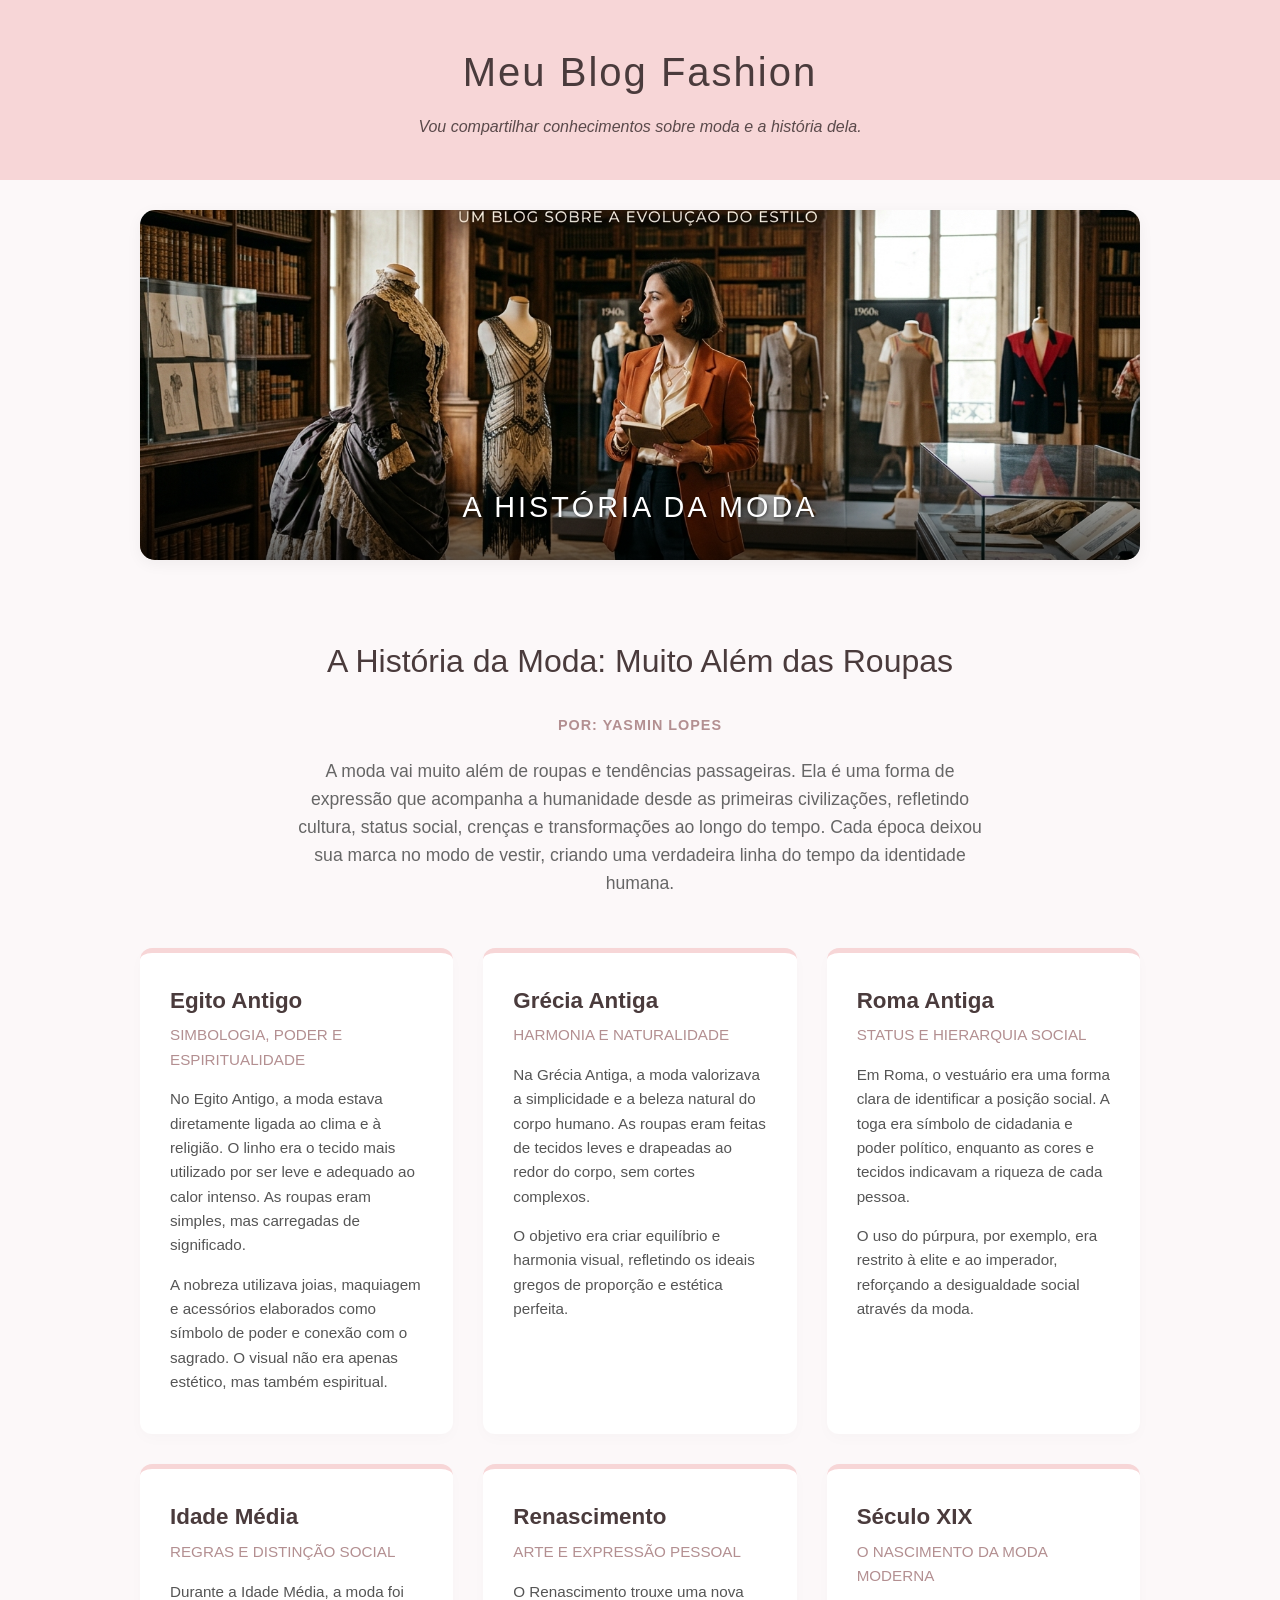
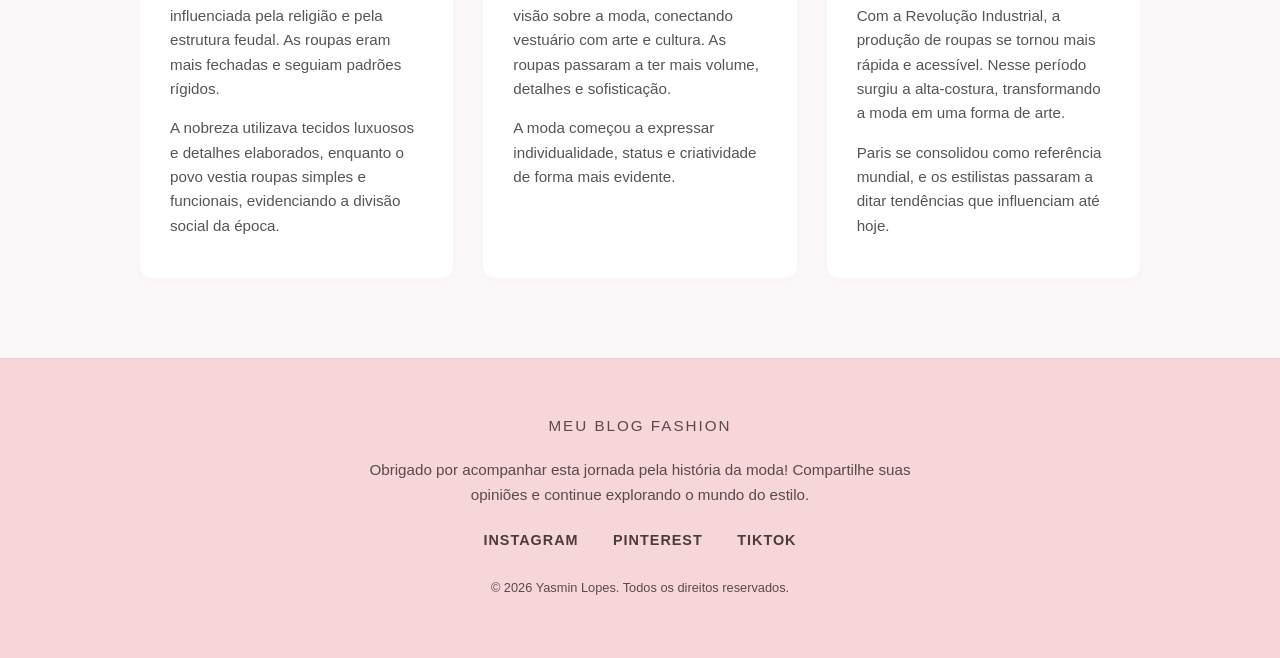
<file: index.html>
<!DOCTYPE html>
<html lang="pt-br">

<head>
    <meta charset="UTF-8">
    <meta name="viewport" content="width=device-width, initial-scale=1.0">
    <link rel="stylesheet" href="style.css">
    <title>Blog Fashion</title>
</head>

<body>

    <header>
        <h1>Meu Blog Fashion</h1>
        <p>Vou compartilhar conhecimentos sobre moda e a história dela.</p>
    </header>

    <!-- Caixa de Destaque no Topo -->
    <section class="hero-banner">
        <div class="hero-image-container">
            <img src="Gemini_Generated_Image_40wetv40wetv40we.png" alt="A História da Moda">
            <div class="hero-overlay">
                <span>A História da Moda</span>
            </div>
        </div>
    </section>

    <main>
        <section class="intro">
            <h2>A História da Moda: Muito Além das Roupas</h2>
            <p class="author">Por: Yasmin Lopes</p>
            <p class="intro-text">
                A moda vai muito além de roupas e tendências passageiras. Ela é uma forma de expressão que acompanha a humanidade desde as primeiras civilizações, refletindo cultura, status social, crenças e transformações ao longo do tempo. Cada época deixou sua marca no modo de vestir, criando uma verdadeira linha do tempo da identidade humana.
            </p>
        </section>

        <!-- Grade de Tópicos Elegante -->
        <section class="topics-grid">
            
            <article class="topic-card">
                <h3>Egito Antigo</h3>
                <h4>Simbologia, poder e espiritualidade</h4>
                <p>No Egito Antigo, a moda estava diretamente ligada ao clima e à religião. O linho era o tecido mais utilizado por ser leve e adequado ao calor intenso. As roupas eram simples, mas carregadas de significado.</p>
                <p>A nobreza utilizava joias, maquiagem e acessórios elaborados como símbolo de poder e conexão com o sagrado. O visual não era apenas estético, mas também espiritual.</p>
            </article>

            <article class="topic-card">
                <h3>Grécia Antiga</h3>
                <h4>Harmonia e naturalidade</h4>
                <p>Na Grécia Antiga, a moda valorizava a simplicidade e a beleza natural do corpo humano. As roupas eram feitas de tecidos leves e drapeadas ao redor do corpo, sem cortes complexos.</p>
                <p>O objetivo era criar equilíbrio e harmonia visual, refletindo os ideais gregos de proporção e estética perfeita.</p>
            </article>

            <article class="topic-card">
                <h3>Roma Antiga</h3>
                <h4>Status e hierarquia social</h4>
                <p>Em Roma, o vestuário era uma forma clara de identificar a posição social. A toga era símbolo de cidadania e poder político, enquanto as cores e tecidos indicavam a riqueza de cada pessoa.</p>
                <p>O uso do púrpura, por exemplo, era restrito à elite e ao imperador, reforçando a desigualdade social através da moda.</p>
            </article>

            <article class="topic-card">
                <h3>Idade Média</h3>
                <h4>Regras e distinção social</h4>
                <p>Durante a Idade Média, a moda foi influenciada pela religião e pela estrutura feudal. As roupas eram mais fechadas e seguiam padrões rígidos.</p>
                <p>A nobreza utilizava tecidos luxuosos e detalhes elaborados, enquanto o povo vestia roupas simples e funcionais, evidenciando a divisão social da época.</p>
            </article>

            <article class="topic-card">
                <h3>Renascimento</h3>
                <h4>Arte e expressão pessoal</h4>
                <p>O Renascimento trouxe uma nova visão sobre a moda, conectando vestuário com arte e cultura. As roupas passaram a ter mais volume, detalhes e sofisticação.</p>
                <p>A moda começou a expressar individualidade, status e criatividade de forma mais evidente.</p>
            </article>

            <article class="topic-card">
                <h3>Século XIX</h3>
                <h4>O nascimento da moda moderna</h4>
                <p>Com a Revolução Industrial, a produção de roupas se tornou mais rápida e acessível. Nesse período surgiu a alta-costura, transformando a moda em uma forma de arte.</p>
                <p>Paris se consolidou como referência mundial, e os estilistas passaram a ditar tendências que influenciam até hoje.</p>
            </article>

        </section>
    </main>

</body>
</html>
    <!-- Encerramento do Blog -->
    <footer>
        <div class="footer-content">
            <p class="footer-brand">Meu Blog Fashion</p>
            <p>Obrigado por acompanhar esta jornada pela história da moda! Compartilhe suas opiniões e continue explorando o mundo do estilo.</p>
            
            <!-- Links para Redes Sociais -->
            <div class="social-links">
                <a href="#" target="_blank">Instagram</a>
                <a href="#" target="_blank">Pinterest</a>
                <a href="#" target="_blank">TikTok</a>
            </div>
            
            <p class="copyright">&copy; 2026 Yasmin Lopes. Todos os direitos reservados.</p>
        </div>
    </footer>
</file>
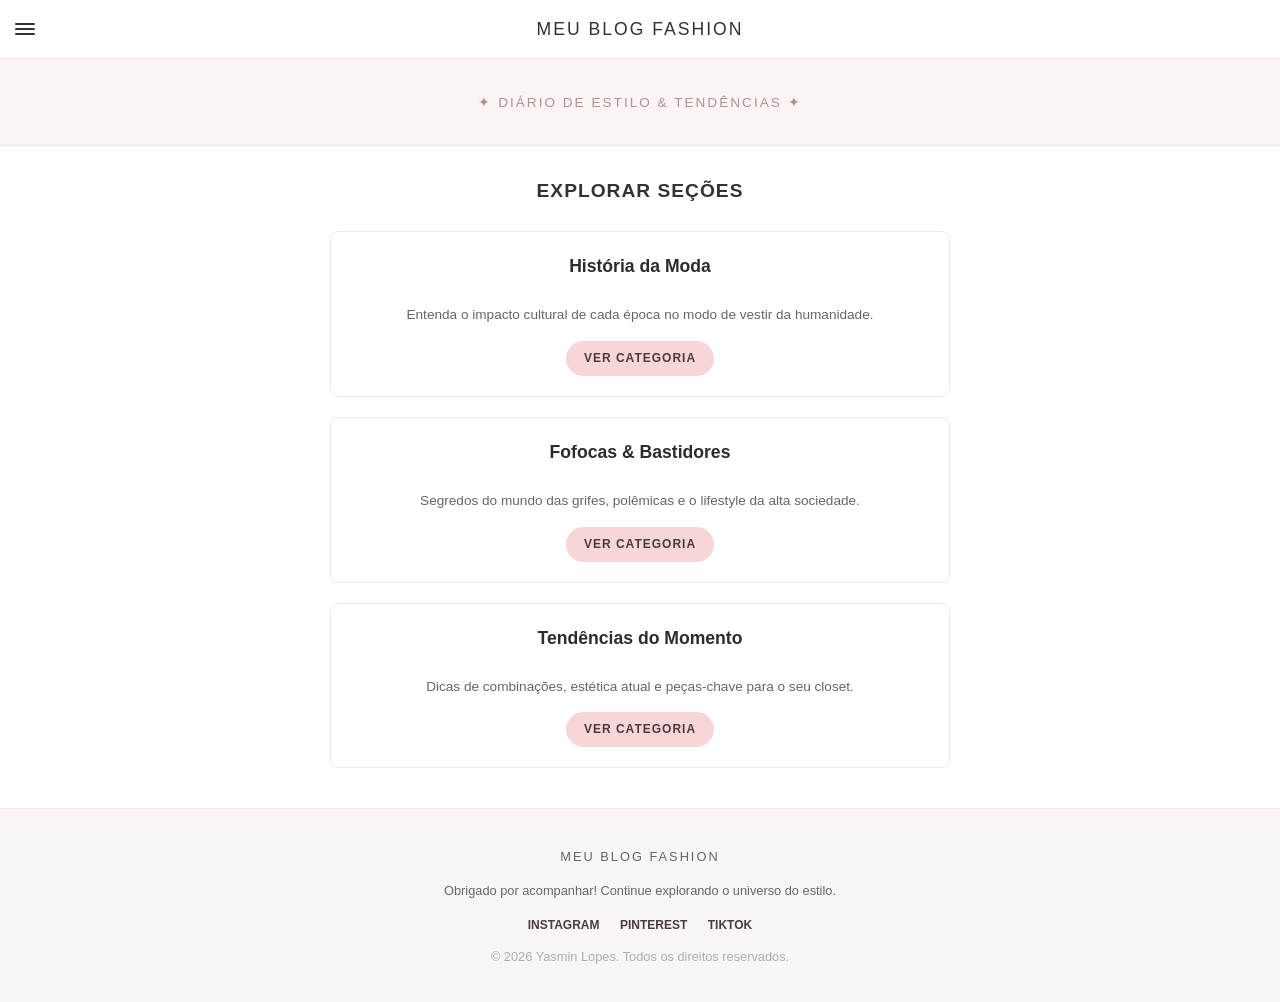
<file: inicio- index.html>
<!DOCTYPE html>
<html lang="pt-br">

<head>
    <meta charset="UTF-8">
    <meta name="viewport" content="width=device-width, initial-scale=1.0">
    <title>Meu Blog Fashion</title>
    <style>
        * {
            box-sizing: border-box;
        }

        body {
            margin: 0;
            padding: 0;
            font-family: 'Georgia', 'Times New Roman', serif;
            background-color: #ffffff;
            color: #2c2c2c;
            line-height: 1.6;
        }

        /* Header Minimalista */
        .top-header {
            background-color: #ffffff;
            padding: 15px 10px;
            display: flex;
            align-items: center;
            justify-content: center;
            position: relative;
            border-bottom: 1px solid #f0e8e8;
        }

        .blog-logo {
            margin: 0;
            font-size: 1.1rem;
            font-weight: 400;
            letter-spacing: 2px;
            text-transform: uppercase;
            color: #333333;
            font-family: 'Segoe UI', Tahoma, Geneva, Verdana, sans-serif;
        }

        .menu-toggle {
            position: absolute;
            left: 15px;
            display: flex;
            flex-direction: column;
            justify-content: space-between;
            width: 20px;
            height: 12px;
            cursor: pointer;
        }

        .menu-toggle span {
            display: block;
            height: 2px;
            width: 100%;
            background-color: #333333;
            border-radius: 2px;
        }

        /* Menu Lateral */
        .side-nav {
            position: fixed;
            top: 0;
            left: -320px;
            width: 260px;
            height: 100%;
            background-color: #ffffff;
            box-shadow: 5px 0 25px rgba(0,0,0,0.08);
            z-index: 1000;
            padding: 20px;
            display: flex;
            flex-direction: column;
            gap: 15px;
            transition: left 0.4s cubic-bezier(0.16, 1, 0.3, 1);
            font-family: 'Segoe UI', Tahoma, Geneva, Verdana, sans-serif;
        }

        .side-nav.open {
            left: 0;
        }

        .side-nav-header {
            display: flex;
            justify-content: space-between;
            align-items: center;
            border-bottom: 1px solid #f0e4e4;
            padding-bottom: 10px;
        }

        .nav-title {
            font-size: 0.85rem;
            text-transform: uppercase;
            letter-spacing: 2px;
            color: #4a3b3c;
            font-weight: 600;
        }

        .close-btn {
            font-size: 1.5rem;
            cursor: pointer;
            color: #888;
        }

        .search-container {
            width: 100%;
        }

        .search-input {
            width: 100%;
            padding: 8px 12px;
            border: 1px solid #e8dbdb;
            border-radius: 6px;
            font-size: 0.8rem;
            outline: none;
            background-color: #faf6f6;
        }

        .nav-links {
            display: flex;
            flex-direction: column;
            gap: 8px;
        }

        .nav-category-label {
            font-size: 0.7rem;
            text-transform: uppercase;
            letter-spacing: 1.5px;
            color: #b38f91;
            font-weight: 600;
        }

        .side-nav a {
            color: #555;
            text-decoration: none;
            font-size: 0.9rem;
            padding: 6px 8px;
            border-radius: 4px;
        }

        .side-nav a:hover,
        .side-nav a.active {
            background-color: #f7d6d7;
            color: #4a3b3c;
        }

        /* Banner Principal */
        .hero-aesthetic {
            text-align: center;
            padding: 30px 20px;
            background-color: #faf4f4;
            border-bottom: 1px solid #f0e8e8;
            font-family: 'Segoe UI', Tahoma, Geneva, Verdana, sans-serif;
        }

        .tagline {
            font-size: 0.85rem;
            letter-spacing: 2px;
            color: #b38f91;
            text-transform: uppercase;
        }

        /* Conteúdo Principal */
        main {
            max-width: 650px;
            margin: 30px auto;
            padding: 0 15px;
            font-family: 'Segoe UI', Tahoma, Geneva, Verdana, sans-serif;
        }

        .section-title {
            text-align: center;
            font-size: 1.2rem;
            color: #333;
            margin-bottom: 25px;
            text-transform: uppercase;
            letter-spacing: 1px;
        }

        /* Cartões em lista (um embaixo do outro) */
        .topics-grid {
            display: flex;
            flex-direction: column;
            gap: 20px;
        }

        .topic-card {
            border: 1px solid #f0e8e8;
            border-radius: 8px;
            padding: 20px;
            text-align: center;
            background-color: #fff;
            display: flex;
            flex-direction: column;
            align-items: center;
        }

        .topic-card h3 {
            margin-top: 0;
            margin-bottom: 10px;
            font-size: 1.1rem;
            color: #2c2c2c;
        }

        .topic-card p {
            font-size: 0.85rem;
            color: #666;
            margin-bottom: 15px;
        }

        .btn-read {
            display: inline-block;
            padding: 8px 18px;
            background-color: #f7d6d7;
            color: #4a3b3c;
            text-decoration: none;
            border-radius: 20px;
            font-size: 0.75rem;
            font-weight: 600;
            text-transform: uppercase;
            letter-spacing: 1px;
        }

        /* Rodapé */
        footer {
            background-color: #faf5f5;
            color: #4a3b3c;
            text-align: center;
            padding: 25px 15px;
            margin-top: 40px;
            border-top: 1px solid #f0e8e8;
            font-family: 'Segoe UI', Tahoma, Geneva, Verdana, sans-serif;
        }

        .footer-brand {
            font-size: 0.95rem;
            letter-spacing: 2px;
            text-transform: uppercase;
            margin-bottom: 6px;
        }

        .footer-content p {
            font-size: 0.8rem;
            color: #666;
            margin-bottom: 10px;
        }

        .social-links a {
            color: #4a3b3c;
            text-decoration: none;
            margin: 0 8px;
            font-size: 0.75rem;
            text-transform: uppercase;
            font-weight: 600;
        }

        .copyright {
            font-size: 0.7rem;
            opacity: 0.5;
            margin-top: 10px;
        }
    </style>
</head>

<body>

    <header class="top-header">
        <div class="menu-toggle" id="menuToggle">
            <span></span>
            <span></span>
            <span></span>
        </div>

        <h1 class="blog-logo">Meu Blog Fashion</h1>

        <nav class="side-nav" id="sideNav">
            <div class="side-nav-header">
                <span class="nav-title">Menu</span>
                <span class="close-btn" id="closeBtn">&times;</span>
            </div>

            <div class="search-container">
                <input type="text" placeholder="Pesquisar no blog..." class="search-input">
            </div>

            <div class="nav-links">
                <span class="nav-category-label">Categorias</span>
                <a href="inicio- index.html" class="active">Início</a>
                <a href="index.html">História da Moda</a>
                <a href="fofocas - index.html">Fofocas & Bastidores</a>
                <a href="tendencias.html">Tendências</a>
            </div>
        </nav>
    </header>

    <section class="hero-aesthetic">
        <div class="hero-inner">
            <span class="tagline">✦ diário de estilo & tendências ✦</span>
        </div>
    </section>

    <main>
        <h2 class="section-title">Explorar Seções</h2>
        <section class="topics-grid">
            
            <article class="topic-card">
                <h3>História da Moda</h3>
                <p>Entenda o impacto cultural de cada época no modo de vestir da humanidade.</p>
                <!-- APONTA PARA O index.html (HISTÓRIA DA MODA) -->
                <a href="index.html" class="btn-read">Ver Categoria</a>
            </article>

            <article class="topic-card">
                <h3>Fofocas & Bastidores</h3>
                <p>Segredos do mundo das grifes, polêmicas e o lifestyle da alta sociedade.</p>
                <!-- APONTA PARA fofocas - index.html -->
                <a href="fofocas - index.html" class="btn-read">Ver Categoria</a>
            </article>

            <article class="topic-card">
                <h3>Tendências do Momento</h3>
                <p>Dicas de combinações, estética atual e peças-chave para o seu closet.</p>
                <a href="tendencias.html" class="btn-read">Ver Categoria</a>
            </article>

        </section>
    </main>

    <footer>
        <div class="footer-content">
            <p class="footer-brand">Meu Blog Fashion</p>
            <p>Obrigado por acompanhar! Continue explorando o universo do estilo.</p>
            
            <div class="social-links">
                <a href="#" target="_blank">Instagram</a>
                <a href="#" target="_blank">Pinterest</a>
                <a href="#" target="_blank">TikTok</a>
            </div>
            
            <p class="copyright">&copy; 2026 Yasmin Lopes. Todos os direitos reservados.</p>
        </div>
    </footer>

    <script>
        const menuToggle = document.getElementById('menuToggle');
        const sideNav = document.getElementById('sideNav');
        const closeBtn = document.getElementById('closeBtn');

        menuToggle.addEventListener('click', () => {
            sideNav.classList.add('open');
        });

        closeBtn.addEventListener('click', () => {
            sideNav.classList.remove('open');
        });
    </script>
</body>
</html>
</file>
<file: style.css>
/* Configurações Gerais */
body {
    margin: 0;
    padding: 0;
    font-family: 'Segoe UI', Tahoma, Geneva, Verdana, sans-serif;
    background-color: #fcf8f9; /* Fundo off-white suave */
    color: #4a4a4a;
    line-height: 1.6;
}

/* Cabeçalho */
header {
    background-color: #f7d6d7; /* Rosa bebê elegante */
    color: #4a3b3c; /* Texto escuro para contraste suave */
    text-align: center;
    padding: 40px 20px;
}

header h1 {
    margin: 0;
    font-size: 2.5rem;
    font-weight: 300;
    letter-spacing: 2px;
}

header p {
    margin: 10px 0 0 0;
    font-style: italic;
    opacity: 0.9;
}

/* Caixa de Imagem no Topo (Hero) */
.hero-banner {
    max-width: 1000px;
    margin: 30px auto;
    padding: 0 20px;
}

.hero-image-container {
    position: relative;
    width: 100%;
    height: 350px;
    border-radius: 15px;
    overflow: hidden;
    box-shadow: 0 4px 15px rgba(0,0,0,0.05);
}

.hero-image-container img {
    width: 100%;
    height: 100%;
    object-fit: cover; /* Faz a imagem preencher o espaço sem distorcer */
}

/* Legenda elegante sobre a imagem */
.hero-overlay {
    position: absolute;
    bottom: 0;
    left: 0;
    right: 0;
    background: linear-gradient(transparent, rgba(0, 0, 0, 0.6));
    padding: 30px 20px;
    text-align: center;
}

.hero-overlay span {
    color: white;
    font-size: 1.8rem;
    text-transform: uppercase;
    letter-spacing: 3px;
    font-weight: 400;
    text-shadow: 1px 1px 3px rgba(0,0,0,0.5);
}

/* Conteúdo Principal */
main {
    max-width: 1000px;
    margin: 0 auto;
    padding: 20px;
}

/* Introdução do Texto */
.intro {
    text-align: center;
    margin-bottom: 50px;
}

.intro h2 {
    color: #4a3b3c;
    font-size: 2rem;
    font-weight: 400;
}

.author {
    color: #b38f91;
    font-weight: bold;
    text-transform: uppercase;
    font-size: 0.9rem;
    letter-spacing: 1px;
}

.intro-text {
    max-width: 700px;
    margin: 20px auto;
    font-size: 1.1rem;
    color: #666;
}

/* Organização dos Tópicos (Grid de Cartões) */
.topics-grid {
    display: grid;
    grid-template-columns: repeat(auto-fit, minmax(300px, 1fr));
    gap: 30px;
}

.topic-card {
    background: white;
    padding: 30px;
    border-radius: 12px;
    border-top: 5px solid #f7d6d7; /* Detalhe em rosa bebê no topo do card */
    box-shadow: 0 5px 15px rgba(0, 0, 0, 0.02);
    transition: transform 0.3s ease;
}

/* Efeito flutuante ao passar o mouse */
.topic-card:hover {
    transform: translateY(-5px);
}

.topic-card h3 {
    margin: 0 0 5px 0;
    color: #4a3b3c;
    font-size: 1.4rem;
}

.topic-card h4 {
    margin: 0 0 15px 0;
    color: #b38f91;
    font-weight: 500;
    font-size: 0.95rem;
    text-transform: uppercase;
}

.topic-card p {
    font-size: 0.95rem;
    color: #555;
    margin-bottom: 10px;
}
/* Estilo do Encerramento (Rodapé) */
footer {
    background-color: #f7d6d7; /* Rosa bebê combinando com o cabeçalho */
    color: #4a3b3c;
    text-align: center;
    padding: 40px 20px;
    margin-top: 60px; /* Garante um espaçamento do conteúdo acima */
    border-top: 1px solid rgba(0, 0, 0, 0.05);
}

.footer-content {
    max-width: 600px;
    margin: 0 auto;
}

.footer-brand {
    font-size: 1.5rem;
    letter-spacing: 2px;
    text-transform: uppercase;
    margin-bottom: 10px;
    font-weight: 400;
}

.footer-content p {
    font-size: 0.95rem;
    margin-bottom: 20px;
    opacity: 0.9;
}

/* Links das Redes Sociais */
.social-links {
    margin-bottom: 25px;
}

.social-links a {
    color: #4a3b3c;
    text-decoration: none;
    margin: 0 15px;
    font-weight: bold;
    font-size: 0.9rem;
    text-transform: uppercase;
    letter-spacing: 1px;
    transition: color 0.3s ease;
}

/* Efeito ao passar o mouse nos links */
.social-links a:hover {
    color: #b38f91; /* Tom de rosa mais escuro para destaque */
}

.copyright {
    font-size: 0.8rem !important;
    opacity: 0.6;
    margin-top: 20px;
}
</file>
